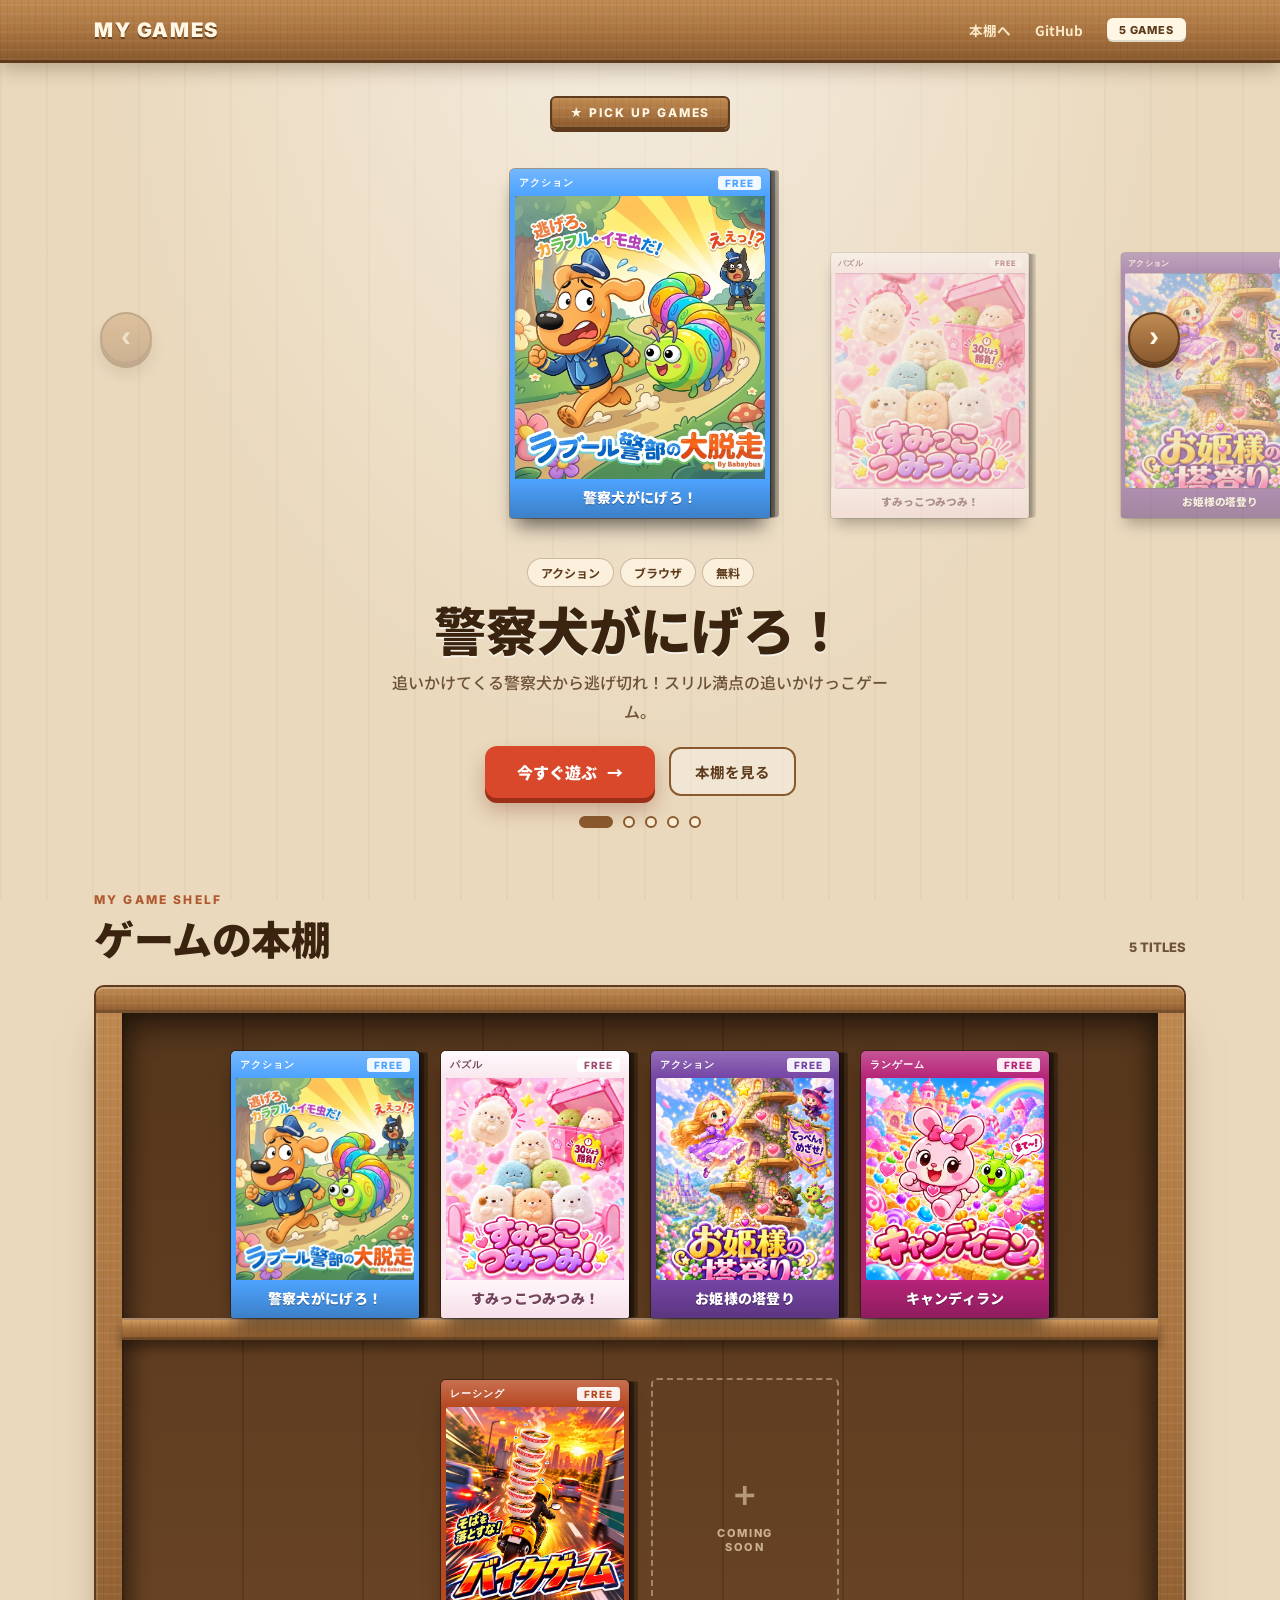
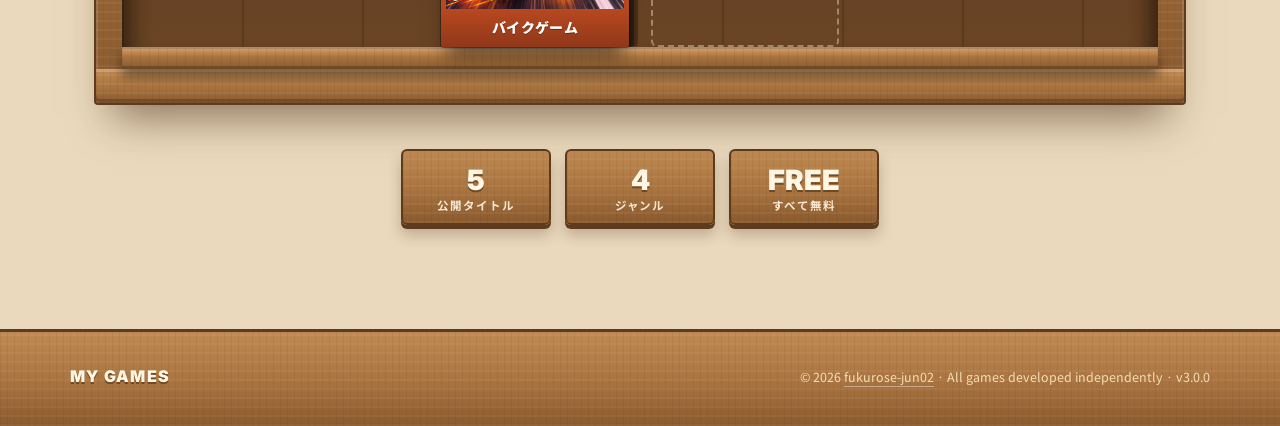
<file: index.html>
<!DOCTYPE html>
<html lang="ja">
<head>
<script>/* github.io で開かれたときは Cloudflare の同じページへ移動 */ if (location.hostname === "fukurose-jun02.github.io") location.replace("https://my-games.fukuchan-app.workers.dev" + location.pathname.replace(/^\/my-games/, "") + location.search + location.hash);</script>
  <meta charset="UTF-8" />
  <meta name="viewport" content="width=device-width, initial-scale=1.0" />
  <title>My Games — 個人開発ゲームスタジオ</title>
  <meta name="description" content="個人開発のブラウザゲームを集めたポートフォリオ。アクションからパズルまで、すべて無料ですぐ遊べます。" />

  <!-- OGP / SNSシェア用 -->
  <meta property="og:type" content="website" />
  <meta property="og:title" content="My Games — 個人開発ゲームスタジオ" />
  <meta property="og:description" content="アクションからパズルまで。ブラウザですぐ遊べる個人開発ゲームコレクション。" />
  <meta property="og:url" content="https://fukurose-jun02.github.io/my-games/" />
  <meta property="og:image" content="https://fukurose-jun02.github.io/my-games/IMG_6677.png" />
  <meta name="twitter:card" content="summary_large_image" />

  <!-- サイトのアイコン（タブ・ホーム画面追加用） -->
  <link rel="icon" type="image/png" sizes="32x32" href="icon-32.png" />
  <link rel="icon" type="image/png" sizes="192x192" href="icon-192.png" />
  <link rel="apple-touch-icon" sizes="180x180" href="apple-touch-icon.png" />

  <link rel="preconnect" href="https://fonts.googleapis.com" />
  <link rel="preconnect" href="https://fonts.gstatic.com" crossorigin />
  <link href="https://fonts.googleapis.com/css2?family=Inter:wght@600;800;900&family=Noto+Sans+JP:wght@400;500;700;900&display=swap" rel="stylesheet" />

  <style>
    :root {
      --wall: #ead9bd;
      --wall-2: #dfcaa6;
      --wood-1: #c08a52;
      --wood-2: #a8733f;
      --wood-3: #8a5a2e;
      --wood-dark: #5e3b1c;
      --back: #6a4425;
      --back-2: #55361c;
      --ink: #3a2410;
      --ink-2: #6d5236;
      --cream: #fff6e3;
      --font-en: "Inter", -apple-system, BlinkMacSystemFont, sans-serif;
      --font-jp: "Noto Sans JP", "Hiragino Sans", sans-serif;
      --box-w: 188px;
    }

    * { box-sizing: border-box; margin: 0; padding: 0; }
    html { scroll-behavior: smooth; }

    body {
      font-family: var(--font-jp);
      color: var(--ink);
      min-height: 100vh;
      overflow-x: hidden;
      -webkit-font-smoothing: antialiased;
      /* 壁紙: やわらかい縦ストライプ + ほんのり陰影 */
      background:
        radial-gradient(ellipse at 50% -10%, rgba(255,255,255,0.55), transparent 60%),
        repeating-linear-gradient(90deg, rgba(120,84,40,0.045) 0 2px, transparent 2px 46px),
        var(--wall);
      background-attachment: fixed;
    }

    ::selection { background: rgba(192, 138, 82, 0.4); }
    a { color: inherit; text-decoration: none; }

    /* 木目（共通） */
    .wood {
      background:
        repeating-linear-gradient(90deg, rgba(60,32,10,0.07) 0 1px, transparent 1px 7px),
        repeating-linear-gradient(0deg, rgba(255,255,255,0.05) 0 2px, transparent 2px 9px),
        linear-gradient(180deg, var(--wood-1), var(--wood-2) 55%, var(--wood-3));
    }

    /* =========================================================
       Navigation
       ========================================================= */
    nav {
      position: fixed; top: 0; left: 0; right: 0; z-index: 1000;
      border-bottom: 3px solid var(--wood-dark);
      box-shadow: 0 6px 18px rgba(60,32,10,0.28);
    }
    .nav-inner {
      max-width: 1140px; margin: 0 auto; padding: 0 24px; height: 60px;
      display: flex; align-items: center; justify-content: space-between;
    }
    .logo {
      font-family: var(--font-en); font-size: 20px; font-weight: 900; letter-spacing: 0.08em;
      color: var(--cream); text-shadow: 0 2px 0 rgba(60,32,10,0.55);
    }
    .nav-links { display: flex; align-items: center; gap: 24px; font-size: 13.5px; font-weight: 700; color: #fbe9c8; }
    .nav-links a { transition: color 0.2s; }
    .nav-links a:hover { color: #fff; }
    .nav-badge {
      font-family: var(--font-en); font-size: 11px; font-weight: 800; letter-spacing: 0.08em;
      padding: 5px 12px; border-radius: 6px; background: var(--cream); color: var(--wood-dark);
      box-shadow: inset 0 -2px 0 rgba(0,0,0,0.12);
    }

    /* =========================================================
       Top carousel
       ========================================================= */
    .stage { width: 100%; margin: 0 auto; padding: 96px 0 8px; text-align: center; overflow: hidden; }
    .stage-sign {
      display: inline-block; font-family: var(--font-en); font-size: 12px; font-weight: 800; letter-spacing: 0.16em;
      color: var(--cream); padding: 7px 18px; border-radius: 6px; margin-bottom: 6px;
      border: 2px solid var(--wood-dark); box-shadow: 0 3px 0 var(--wood-dark);
    }
    .carousel { position: relative; outline: none; }
    .car-viewport { overflow: hidden; padding: 34px 0 40px; touch-action: pan-y; cursor: grab; user-select: none; -webkit-user-select: none; }
    .car-viewport.dragging { cursor: grabbing; }
    .car-track { position: relative; display: flex; align-items: flex-end; gap: 30px; width: max-content; transition: transform 0.5s cubic-bezier(0.2, 0.8, 0.25, 1); will-change: transform; }
    .car-track.no-anim { transition: none; }
    .slide { flex: 0 0 auto; transform: scale(0.76); opacity: 0.5; transform-origin: 50% 100%; transition: transform 0.5s cubic-bezier(0.2, 0.8, 0.25, 1), opacity 0.4s; cursor: pointer; }
    .slide.active { transform: scale(1); opacity: 1; }
    .slide .box { --bw: min(260px, 62vw); }
    .slide .box:hover { transform: none; }
    .slide:not(.active) .box-peek { display: none; }
    .slide img, .slide .box * { -webkit-user-drag: none; }

    .car-btn {
      position: absolute; top: 42%; z-index: 10; width: 52px; height: 52px; border-radius: 50%; cursor: pointer;
      border: 2px solid var(--wood-dark); color: var(--cream); font-size: 30px; line-height: 1; font-weight: 700; padding-bottom: 4px;
      background: linear-gradient(180deg, var(--wood-1), var(--wood-3));
      box-shadow: 0 4px 0 var(--wood-dark), 0 10px 16px rgba(60,32,10,0.3);
      transition: transform 0.15s, opacity 0.2s, box-shadow 0.15s;
    }
    .car-btn:hover:not(:disabled) { transform: translateY(-2px); }
    .car-btn:active:not(:disabled) { transform: translateY(3px); box-shadow: 0 1px 0 var(--wood-dark); }
    .car-btn:disabled { opacity: 0.3; cursor: default; }
    .car-btn:focus-visible { outline: 3px solid #ffd76a; outline-offset: 3px; }
    .car-btn.prev { left: max(14px, calc(50% - 540px)); }
    .car-btn.next { right: max(14px, calc(50% - 540px)); }

    .car-info { padding: 0 24px; min-height: 190px; }
    .car-info-inner { animation: infoIn 0.4s ease both; }
    @keyframes infoIn { from { opacity: 0; transform: translateY(10px); } to { opacity: 1; transform: none; } }
    .hero-title {
      font-size: clamp(30px, 5vw, 52px); font-weight: 900; line-height: 1.15; letter-spacing: -0.01em;
      margin: 12px 0 10px; text-shadow: 0 2px 0 rgba(255,255,255,0.6);
    }
    .hero-desc { font-size: clamp(14px, 1.5vw, 16px); color: var(--ink-2); max-width: 520px; margin: 0 auto 20px; line-height: 1.8; font-weight: 500; }
    .hero-actions { display: flex; align-items: center; justify-content: center; gap: 14px; flex-wrap: wrap; }
    .btn-primary {
      display: inline-flex; align-items: center; gap: 10px; background: #d9482b; color: #fff;
      font-size: 16px; font-weight: 900; padding: 14px 32px; border-radius: 12px;
      box-shadow: 0 5px 0 #9c2f18, 0 12px 20px rgba(120,40,20,0.3);
      transition: transform 0.15s, box-shadow 0.15s;
    }
    .btn-primary:hover { transform: translateY(-2px); box-shadow: 0 7px 0 #9c2f18, 0 16px 24px rgba(120,40,20,0.32); }
    .btn-primary:active { transform: translateY(4px); box-shadow: 0 1px 0 #9c2f18; }
    .btn-ghost {
      display: inline-flex; align-items: center; gap: 8px; font-size: 14.5px; font-weight: 700;
      padding: 12px 24px; border-radius: 12px; border: 2px solid var(--wood-3); color: var(--wood-dark);
      background: rgba(255,255,255,0.35); transition: background 0.2s;
    }
    .btn-ghost:hover { background: rgba(255,255,255,0.7); }
    .chip { display: inline-block; font-size: 12px; font-weight: 700; color: var(--wood-dark); background: rgba(255,246,227,0.8); border: 1px solid rgba(94,59,28,0.3); padding: 5px 13px; border-radius: 999px; margin: 0 3px; }

    .dots { display: flex; justify-content: center; gap: 10px; margin-top: 18px; }
    .dot {
      width: 12px; height: 12px; padding: 0; border-radius: 999px; cursor: pointer; border: 2px solid var(--wood-3);
      background: rgba(255,246,227,0.7); transition: width 0.3s, background 0.3s;
    }
    .dot.active { width: 34px; background: var(--wood-3); }
    .dot:focus-visible { outline: 3px solid #ffd76a; outline-offset: 3px; }

    /* =========================================================
       Bookcase
       ========================================================= */
    .section { max-width: 1140px; margin: 0 auto; padding: 56px 24px 24px; }
    .section-head { display: flex; align-items: flex-end; justify-content: space-between; margin-bottom: 24px; }
    .section-eyebrow { font-family: var(--font-en); font-size: 12px; font-weight: 800; letter-spacing: 0.18em; color: #b0592f; margin-bottom: 8px; }
    .section-title { font-size: clamp(26px, 4vw, 40px); font-weight: 900; letter-spacing: -0.01em; line-height: 1.15; }
    .section-count { font-family: var(--font-en); font-size: 13px; font-weight: 800; color: var(--ink-2); padding-bottom: 6px; }

    .bookcase {
      position: relative; padding: 0 26px 22px; border-radius: 10px 10px 4px 4px;
      border: 2px solid var(--wood-dark);
      box-shadow: 0 30px 40px -18px rgba(60,32,10,0.55), inset 0 0 0 2px rgba(255,255,255,0.12);
    }
    /* 天板 */
    .bookcase-top {
      margin: 0 -26px; height: 26px; border-radius: 8px 8px 0 0;
      box-shadow: inset 0 -3px 0 rgba(0,0,0,0.18), inset 0 2px 0 rgba(255,255,255,0.25);
    }
    /* 背板（奥の板） */
    .bookcase-inner {
      position: relative;
      background:
        repeating-linear-gradient(90deg, rgba(0,0,0,0.14) 0 2px, transparent 2px 120px),
        linear-gradient(180deg, var(--back-2), var(--back));
      box-shadow: inset 0 18px 26px rgba(0,0,0,0.38), inset 12px 0 18px rgba(0,0,0,0.25), inset -12px 0 18px rgba(0,0,0,0.25);
    }
    .shelf-row { position: relative; display: flex; align-items: flex-end; justify-content: center; gap: 22px; padding: 38px 18px 0; min-height: 120px; }
    .shelf-board {
      height: 22px; width: 100%;
      background:
        repeating-linear-gradient(90deg, rgba(60,32,10,0.08) 0 1px, transparent 1px 9px),
        linear-gradient(180deg, #d09a60, var(--wood-2) 40%, var(--wood-3));
      border-top: 2px solid rgba(255,255,255,0.28);
      box-shadow: 0 8px 12px rgba(0,0,0,0.4), inset 0 -3px 0 rgba(0,0,0,0.2);
    }
    .bookcase-base { margin: 0 -26px -22px; height: 34px; border-radius: 0 0 4px 4px; box-shadow: inset 0 3px 0 rgba(255,255,255,0.2), inset 0 -4px 0 rgba(0,0,0,0.2); }

    /* =========================================================
       Game package box
       ========================================================= */
    .box {
      --bw: var(--box-w);
      position: relative; display: block; width: var(--bw); flex: 0 0 auto;
      color: #fff; background: var(--c, #4da3ff);
      border-radius: 5px 5px 3px 3px;
      transform-origin: 50% 100%;
      box-shadow: 0 0 0 1px rgba(0,0,0,0.35), 6px 0 0 -1px rgba(0,0,0,0.28), 0 14px 18px -6px rgba(0,0,0,0.55);
      transition: transform 0.35s cubic-bezier(0.2, 0.8, 0.25, 1.15), box-shadow 0.35s;
      outline-offset: 6px;
    }
    /* 箱の右側面（厚み） */
    .box::after {
      content: ""; position: absolute; top: 2px; bottom: 0; left: 100%; width: 9px;
      background: linear-gradient(90deg, rgba(0,0,0,0.5), rgba(0,0,0,0.25));
      border-radius: 0 3px 3px 0; transform: skewY(-6deg); transform-origin: left top; pointer-events: none;
    }
    .box-top {
      display: flex; justify-content: space-between; align-items: center; gap: 6px;
      padding: 7px 9px 6px; font-family: var(--font-en); font-size: 10px; font-weight: 800; letter-spacing: 0.1em;
      background: linear-gradient(180deg, rgba(255,255,255,0.22), rgba(255,255,255,0)), var(--c);
      border-radius: 5px 5px 0 0;
    }
    .box-top span:last-child { background: rgba(255,255,255,0.92); color: var(--c); padding: 1px 7px; border-radius: 3px; }
    .box-art { position: relative; aspect-ratio: 3 / 3.4; overflow: hidden; background: #222; margin: 0 5px; border-radius: 2px; box-shadow: inset 0 0 0 1px rgba(0,0,0,0.4); }
    .box-art-img { position: absolute; inset: 0; background-size: cover; background-position: center; }
    .box-art-blur { position: absolute; inset: 0; background-size: cover; background-position: center; filter: blur(14px) brightness(0.8) saturate(1.2); transform: scale(1.2); }
    .box-art-img.is-contain { background-size: contain; background-repeat: no-repeat; }
    .box-art-emoji { position: absolute; inset: 0; display: flex; align-items: center; justify-content: center; font-size: 72px; filter: drop-shadow(0 8px 10px rgba(0,0,0,0.35)); }
    /* 透明フィルムのツヤ */
    .box-art::after { content: ""; position: absolute; inset: 0; background: linear-gradient(115deg, rgba(255,255,255,0.28) 0%, rgba(255,255,255,0) 32%, rgba(255,255,255,0) 68%, rgba(255,255,255,0.1) 100%); pointer-events: none; }
    .box-title {
      padding: 9px 8px 11px; text-align: center; font-weight: 900; font-size: 14px; line-height: 1.3; letter-spacing: 0.02em;
      text-shadow: 0 1px 0 rgba(0,0,0,0.35);
      background: linear-gradient(180deg, rgba(0,0,0,0), rgba(0,0,0,0.22)), var(--c);
      border-radius: 0 0 3px 3px;
    }
    .box.blush { color: #74445d; }
    .box.blush .box-top { background: linear-gradient(180deg, #fffafd, #fae8ef); }
    .box.blush .box-top span:last-child { color: #9d4d72; }
    .box.blush .box-art-img { transform: scale(1.045); }
    .box.blush .box-title { background: linear-gradient(180deg, #fff6fa, #f6dfe9); text-shadow: 0 1px 0 #fff; }

    /* ホバー時の説明オーバーレイ */
    .box-peek {
      position: absolute; inset: 0; display: flex; flex-direction: column; justify-content: flex-end; gap: 8px;
      padding: 10px; font-size: 11.5px; line-height: 1.6; font-weight: 500; color: #fff;
      background: linear-gradient(180deg, rgba(20,10,0,0) 20%, rgba(20,10,0,0.88));
      opacity: 0; transition: opacity 0.25s; z-index: 2;
    }
    .box-peek b { display: inline-block; align-self: flex-start; background: #fff; color: var(--c); padding: 3px 11px; border-radius: 999px; font-size: 11.5px; font-weight: 900; }
    @media (hover: hover) {
      .box:hover { transform: translateY(-16px) rotate(-2.5deg) scale(1.03); box-shadow: 0 0 0 1px rgba(0,0,0,0.35), 6px 0 0 -1px rgba(0,0,0,0.28), 0 30px 26px -10px rgba(0,0,0,0.6); z-index: 6; }
      .box:hover .box-peek { opacity: 1; }
    }
    .box:focus-visible { outline: 3px solid #ffd76a; }
    .box:focus-visible .box-peek { opacity: 1; }
    .box.soon { pointer-events: none; filter: grayscale(0.8) brightness(0.9); }

    /* 近日公開（空きスロット） */
    .slot-empty {
      width: var(--box-w); flex: 0 0 auto; aspect-ratio: 3 / 4.3; margin-bottom: 0; border-radius: 6px;
      border: 2px dashed rgba(255,235,200,0.4); display: flex; flex-direction: column; align-items: center; justify-content: center; gap: 8px;
      color: rgba(255,235,200,0.65); font-family: var(--font-en); font-size: 11px; font-weight: 800; letter-spacing: 0.14em; text-align: center;
    }
    .slot-empty span:first-child { font-size: 34px; opacity: 0.8; }

    /* 棚に置く小さな飾り板（件数など） */
    .plates { display: flex; justify-content: center; gap: 14px; margin-top: 44px; flex-wrap: wrap; }
    .plate {
      min-width: 150px; text-align: center; padding: 12px 22px 10px; border-radius: 6px; color: var(--cream);
      border: 2px solid var(--wood-dark); box-shadow: 0 4px 0 var(--wood-dark), 0 10px 14px rgba(60,32,10,0.25);
    }
    .plate-num { font-family: var(--font-en); font-size: 28px; font-weight: 900; text-shadow: 0 2px 0 rgba(0,0,0,0.35); }
    .plate-label { font-size: 11.5px; font-weight: 700; letter-spacing: 0.08em; opacity: 0.9; }

    /* =========================================================
       CTA / Footer
       ========================================================= */
    footer { margin-top: 80px; padding: 34px 24px 40px; border-top: 3px solid var(--wood-dark); }
    .footer-inner { max-width: 1140px; margin: 0 auto; display: flex; align-items: center; justify-content: space-between; gap: 16px; flex-wrap: wrap; }
    .footer-logo { font-family: var(--font-en); font-weight: 900; font-size: 16px; letter-spacing: 0.08em; color: var(--cream); text-shadow: 0 2px 0 rgba(60,32,10,0.5); }
    .footer-note { font-size: 12.5px; color: #f3dcb4; }
    .footer-note a { border-bottom: 1px solid rgba(255,255,255,0.4); }
    .footer-note a:hover { color: #fff; }

    /* 登場アニメーション */
    .reveal { opacity: 0; transform: translateY(26px); transition: opacity 0.6s ease, transform 0.6s cubic-bezier(0.2, 0.8, 0.25, 1); }
    .reveal.visible { opacity: 1; transform: none; }
    .box.reveal.visible { transition: transform 0.35s cubic-bezier(0.2, 0.8, 0.25, 1.15), box-shadow 0.35s, opacity 0.6s; }

    @media (prefers-reduced-motion: reduce) {
      .reveal { opacity: 1; transform: none; transition: none; }
      .box { transition: none; }
    }

    @media (max-width: 640px) {
      :root { --box-w: 138px; }
      .nav-links .nav-link-text { display: none; }
      .car-btn { width: 42px; height: 42px; font-size: 24px; top: 38%; }
      .car-btn.prev { left: 6px; } .car-btn.next { right: 6px; }
      .car-viewport { padding: 24px 0 30px; }
      .car-track { gap: 18px; }
      .stage { padding-top: 84px; }
      .bookcase { padding: 0 12px 18px; }
      .bookcase-top, .bookcase-base { margin-left: -12px; margin-right: -12px; }
      .shelf-row { gap: 16px; padding: 30px 6px 0; }
      .box-top { font-size: 9px; padding: 6px 7px 5px; }
      .box-title { font-size: 12px; padding: 7px 6px 9px; }
      .box-art-emoji { font-size: 54px; }
      .section { padding: 44px 16px 16px; }
      .plate { min-width: 0; flex: 1; padding: 10px 12px 8px; }
    }
  </style>
</head>
<body>

<nav class="wood">
  <div class="nav-inner">
    <a class="logo" href="#top">MY GAMES</a>
    <div class="nav-links">
      <a class="nav-link-text" href="#games">本棚へ</a>
      <a href="https://github.com/fukurose-jun02" target="_blank" rel="noopener">GitHub</a>
      <span class="nav-badge" id="nav-count"></span>
    </div>
  </div>
</nav>

<main id="top">
  <section class="stage" id="stage">
    <div class="stage-sign wood">★ PICK UP GAMES</div>
    <div class="carousel" id="carousel" tabindex="0" role="group" aria-roledescription="carousel" aria-label="ゲーム一覧">
      <div class="car-viewport" id="viewport"><div class="car-track" id="track"></div></div>
      <button class="car-btn prev" id="prev" type="button" aria-label="前のゲーム">‹</button>
      <button class="car-btn next" id="next" type="button" aria-label="次のゲーム">›</button>
    </div>
    <div class="car-info" id="info" aria-live="polite"></div>
    <div class="dots" id="dots" role="tablist" aria-label="ゲームを選ぶ"></div>
  </section>

  <section class="section" id="games">
    <div class="section-head reveal">
      <div>
        <div class="section-eyebrow">MY GAME SHELF</div>
        <h2 class="section-title">ゲームの本棚</h2>
      </div>
      <div class="section-count" id="game-count"></div>
    </div>
    <div class="bookcase wood">
      <div class="bookcase-top wood"></div>
      <div class="bookcase-inner" id="shelves"></div>
      <div class="bookcase-base wood"></div>
    </div>
    <div class="plates" id="stats"></div>
  </section>

</main>

<footer class="wood">
  <div class="footer-inner">
    <div class="footer-logo">MY GAMES</div>
    <div class="footer-note">
      &copy; 2026 <a href="https://github.com/fukurose-jun02" target="_blank" rel="noopener">fukurose-jun02</a> · All games developed independently · v3.0.0
    </div>
  </div>
</footer>

<script>
/* =============================================================
   ゲームデータ — ここを編集してゲームを追加・変更してください
   =============================================================
   title       : ゲーム名
   genre       : ジャンル
   description : 説明文
   iconEmoji   : カードに表示する絵文字
   heroImage   : バナー背景画像（あればグラデーションより優先）
   gradient    : カードバナーの背景グラデーション
   accent      : テーマカラー（ボタン・タグ・ホバー光に使用）
   platform    : 対応プラットフォーム
   url         : ゲームのURL（空文字 → 「近日公開」）
   featured    : true → ページ最上部のヒーローに表示（最初の1件のみ）
*/
const GAMES = [
  {
    title: "警察犬がにげろ！",
    genre: "アクション",
    description: "追いかけてくる警察犬から逃げ切れ！スリル満点の追いかけっこゲーム。",
    iconEmoji: "🐕",
    heroImage: "IMG_6677.png",
    gradient: "linear-gradient(135deg, #16324f, #2980b9)",
    accent: "#4da3ff",
    platform: "ブラウザ",
    url: "caterpillar-game/",
    featured: true,
  },
  {
    title: "すみっこつみつみ！",
    genre: "パズル",
    description: "すみっこのキャラたちを積み上げていく、ほっこり可愛いパズルゲーム。",
    iconEmoji: "🧸",
    heroImage: "screenshots/sumikko-package-v3.jpg",
    gradient: "linear-gradient(135deg, #fffafd, #fae8ef)",
    accent: "#fae8ef",
    frameStyle: "blush",
    platform: "ブラウザ",
    url: "sumikko/",
    featured: false,
  },
  {
    title: "お姫様の塔登り",
    genre: "アクション",
    description: "お姫様を操作して高い塔を登り切れ！障害物を避けながら頂上を目指そう。",
    iconEmoji: "👸",
    heroImage: "screenshots/princess-package-v3.jpg",
    gradient: "linear-gradient(135deg, #64318f, #a966c3)",
    accent: "#7545a4",
    platform: "ブラウザ",
    url: "princess-tower/",
    featured: false,
  },
  {
    title: "キャンディラン",
    genre: "ランゲーム",
    description: "甘い世界を駆け抜けろ！キャンディを集めながら障害物を避けるランゲーム。",
    iconEmoji: "🍬",
    heroImage: "screenshots/candy-package-v3.jpg",
    gradient: "linear-gradient(135deg, #a5216d, #eb65a8)",
    accent: "#b62478",
    platform: "ブラウザ",
    url: "candy-run/",
    featured: false,
  },
  {
    title: "バイクゲーム",
    genre: "レーシング",
    description: "バイクを操って障害物をかわしながら走り続けろ！スピード感抜群のレーシングゲーム。",
    iconEmoji: "🏍️",
    heroImage: "screenshots/bike-package-v3.jpg",
    gradient: "linear-gradient(135deg, #9f2e17, #f28238)",
    accent: "#b84820",
    platform: "ブラウザ",
    url: "bike-game/",
    featured: false,
  },
];

/* =============================================================
   以下は描画ロジックです。通常は編集不要です。
   ============================================================= */

const esc = (s) => String(s).replace(/[&<>"']/g, (c) =>
  ({ "&": "&amp;", "<": "&lt;", ">": "&gt;", '"': "&quot;", "'": "&#39;" }[c]));

/* ゲームのパッケージ箱 */
function boxHTML(g, i, slide) {
  const art = g.heroImage
    ? (g.fit === "contain"
        ? `<div class="box-art-blur" style="background-image:url('${esc(g.heroImage)}')"></div>
           <div class="box-art-img is-contain" style="background-image:url('${esc(g.heroImage)}')"></div>`
        : `<div class="box-art-img" style="background-image:url('${esc(g.heroImage)}')"></div>`)
    : `<div class="box-art-img" style="background:${g.gradient}"></div>
       <div class="box-art-emoji">${g.iconEmoji || "🎮"}</div>`;
  const tag = g.url && !slide ? "a" : "div";
  const href = g.url && !slide ? ` href="${esc(g.url)}" target="_blank" rel="noopener"` : "";
  return `
    <${tag} class="box${g.frameStyle ? ` ${esc(g.frameStyle)}` : ""}${slide ? "" : " reveal"}${g.url ? "" : " soon"}"${href} style="--c:${g.accent}; transition-delay:${(i % 4) * 0.07}s" aria-label="${esc(g.title)}">
      <div class="box-top"><span>${esc(g.genre)}</span><span>FREE</span></div>
      <div class="box-art">${art}
        <div class="box-peek"><span>${esc(g.description)}</span><b>${g.url ? "▶ PLAY" : "近日公開"}</b></div>
      </div>
      <div class="box-title">${esc(g.title)}</div>
    </${tag}>`;
}

/* トップのカルーセル（自動再生なし。スワイプ・左右ボタン・キー・ドットで切り替え） */
function renderCarousel(games, startIndex) {
  const track = document.getElementById("track");
  const viewport = document.getElementById("viewport");
  const carousel = document.getElementById("carousel");
  const info = document.getElementById("info");
  const dots = document.getElementById("dots");
  const prev = document.getElementById("prev");
  const next = document.getElementById("next");
  let idx = startIndex, dragging = false, moved = false, startX = 0, baseX = 0, pointerId = null;

  track.innerHTML = games.map((g, i) => `<div class="slide" data-i="${i}">${boxHTML(g, i, true)}</div>`).join("");
  dots.innerHTML = games.map((g, i) => `<button class="dot" type="button" role="tab" data-i="${i}" aria-label="${esc(g.title)}"></button>`).join("");
  const slides = [...track.children];
  const dotEls = [...dots.children];

  const offsetFor = (i) => viewport.clientWidth / 2 - (slides[i].offsetLeft + slides[i].offsetWidth / 2);

  function renderInfo() {
    const g = games[idx];
    info.innerHTML = `
      <div class="car-info-inner" key="${idx}">
        <span class="chip">${esc(g.genre)}</span><span class="chip">${esc(g.platform)}</span><span class="chip">無料</span>
        <h1 class="hero-title">${esc(g.title)}</h1>
        <p class="hero-desc">${esc(g.description)}</p>
        <div class="hero-actions">
          ${g.url
            ? `<a class="btn-primary" href="${esc(g.url)}" target="_blank" rel="noopener">今すぐ遊ぶ <span class="arrow">→</span></a>`
            : `<span class="btn-ghost">近日公開</span>`}
          <a class="btn-ghost" href="#games">本棚を見る</a>
        </div>
      </div>`;
  }

  function go(i, animate = true, updateInfo = true) {
    const changed = i !== idx;
    idx = Math.max(0, Math.min(games.length - 1, i));
    track.classList.toggle("no-anim", !animate);
    track.style.transform = `translateX(${offsetFor(idx)}px)`;
    slides.forEach((el, n) => el.classList.toggle("active", n === idx));
    dotEls.forEach((el, n) => { el.classList.toggle("active", n === idx); el.setAttribute("aria-selected", n === idx); });
    prev.disabled = idx === 0;
    next.disabled = idx === games.length - 1;
    if (updateInfo && (changed || !info.firstChild)) renderInfo();
  }

  prev.addEventListener("click", () => go(idx - 1));
  next.addEventListener("click", () => go(idx + 1));
  dots.addEventListener("click", (e) => { const d = e.target.closest(".dot"); if (d) go(+d.dataset.i); });
  carousel.addEventListener("keydown", (e) => {
    if (e.key === "ArrowLeft") { go(idx - 1); e.preventDefault(); }
    if (e.key === "ArrowRight") { go(idx + 1); e.preventDefault(); }
  });

  /* スワイプ / ドラッグ */
  viewport.addEventListener("pointerdown", (e) => {
    if (e.pointerType === "mouse" && e.button !== 0) return;
    dragging = true; moved = false; startX = e.clientX; pointerId = e.pointerId;
    baseX = offsetFor(idx);
  });
  viewport.addEventListener("pointermove", (e) => {
    if (!dragging) return;
    const dx = e.clientX - startX;
    if (!moved && Math.abs(dx) > 6) {
      moved = true;
      viewport.classList.add("dragging");
      track.classList.add("no-anim");
      try { viewport.setPointerCapture(pointerId); } catch (_) {}
    }
    if (moved) {
      /* 端では引っ張りを重くする */
      const over = (idx === 0 && dx > 0) || (idx === games.length - 1 && dx < 0);
      track.style.transform = `translateX(${baseX + (over ? dx * 0.3 : dx)}px)`;
    }
  });
  const endDrag = (e) => {
    if (!dragging) return;
    dragging = false;
    viewport.classList.remove("dragging");
    if (!moved) return;
    const dx = e.clientX - startX;
    const thr = Math.max(40, slides[idx].offsetWidth * 0.18);
    track.classList.remove("no-anim");
    go(dx < -thr ? idx + 1 : dx > thr ? idx - 1 : idx);
    setTimeout(() => { moved = false; }, 0);
  };
  viewport.addEventListener("pointerup", endDrag);
  viewport.addEventListener("pointercancel", endDrag);

  /* スライドのクリック: 横の箱は中央へ、中央の箱はゲームを開く */
  track.addEventListener("click", (e) => {
    if (moved) return;
    const el = e.target.closest(".slide");
    if (!el) return;
    const i = +el.dataset.i;
    if (i !== idx) go(i);
    else if (games[i].url) window.open(games[i].url, "_blank", "noopener");
  });

  addEventListener("resize", () => go(idx, false, false));
  go(idx, false);
  /* フォント読み込み後に位置を合わせ直す */
  if (document.fonts && document.fonts.ready) document.fonts.ready.then(() => go(idx, false, false));
}

/* 棚の1段あたりの箱の数を、画面幅から計算して段に分ける */
let lastPerRow = 0;
function renderShelves(games, force) {
  const inner = document.getElementById("shelves");
  const boxW = parseFloat(getComputedStyle(document.documentElement).getPropertyValue("--box-w")) || 188;
  const gap = innerWidth <= 640 ? 16 : 22;
  const avail = inner.clientWidth - (innerWidth <= 640 ? 12 : 36);
  const perRow = Math.max(1, Math.floor((avail + gap) / (boxW + gap)));
  if (!force && perRow === lastPerRow) return;
  lastPerRow = perRow;

  const items = games.map((g, i) => boxHTML(g, i));
  items.push(`<div class="slot-empty reveal"><span>＋</span><span>COMING<br>SOON</span></div>`);
  let html = "";
  for (let i = 0; i < items.length; i += perRow) {
    html += `<div class="shelf-row">${items.slice(i, i + perRow).join("")}</div><div class="shelf-board"></div>`;
  }
  inner.innerHTML = html;
  inner.querySelectorAll(".reveal").forEach(observe);
}

function renderStats(games) {
  const genres = new Set(games.map((g) => g.genre)).size;
  document.getElementById("stats").innerHTML = `
    <div class="plate wood reveal"><div class="plate-num">${games.length}</div><div class="plate-label">公開タイトル</div></div>
    <div class="plate wood reveal" style="transition-delay:.08s"><div class="plate-num">${genres}</div><div class="plate-label">ジャンル</div></div>
    <div class="plate wood reveal" style="transition-delay:.16s"><div class="plate-num">FREE</div><div class="plate-label">すべて無料</div></div>`;
  document.getElementById("game-count").textContent = `${games.length} TITLES`;
  document.getElementById("nav-count").textContent = `${games.length} GAMES`;
}

const io = new IntersectionObserver((entries) => {
  entries.forEach((e) => {
    if (e.isIntersecting) {
      e.target.classList.add("visible");
      io.unobserve(e.target);
    }
  });
}, { threshold: 0.12 });
function observe(el) { io.observe(el); }

renderCarousel(GAMES, Math.max(0, GAMES.findIndex((g) => g.featured)));
renderStats(GAMES);
renderShelves(GAMES, true);
document.querySelectorAll(".reveal").forEach(observe);

let t;
addEventListener("resize", () => { clearTimeout(t); t = setTimeout(() => renderShelves(GAMES), 120); });
</script>
</body>
</html>
</file>
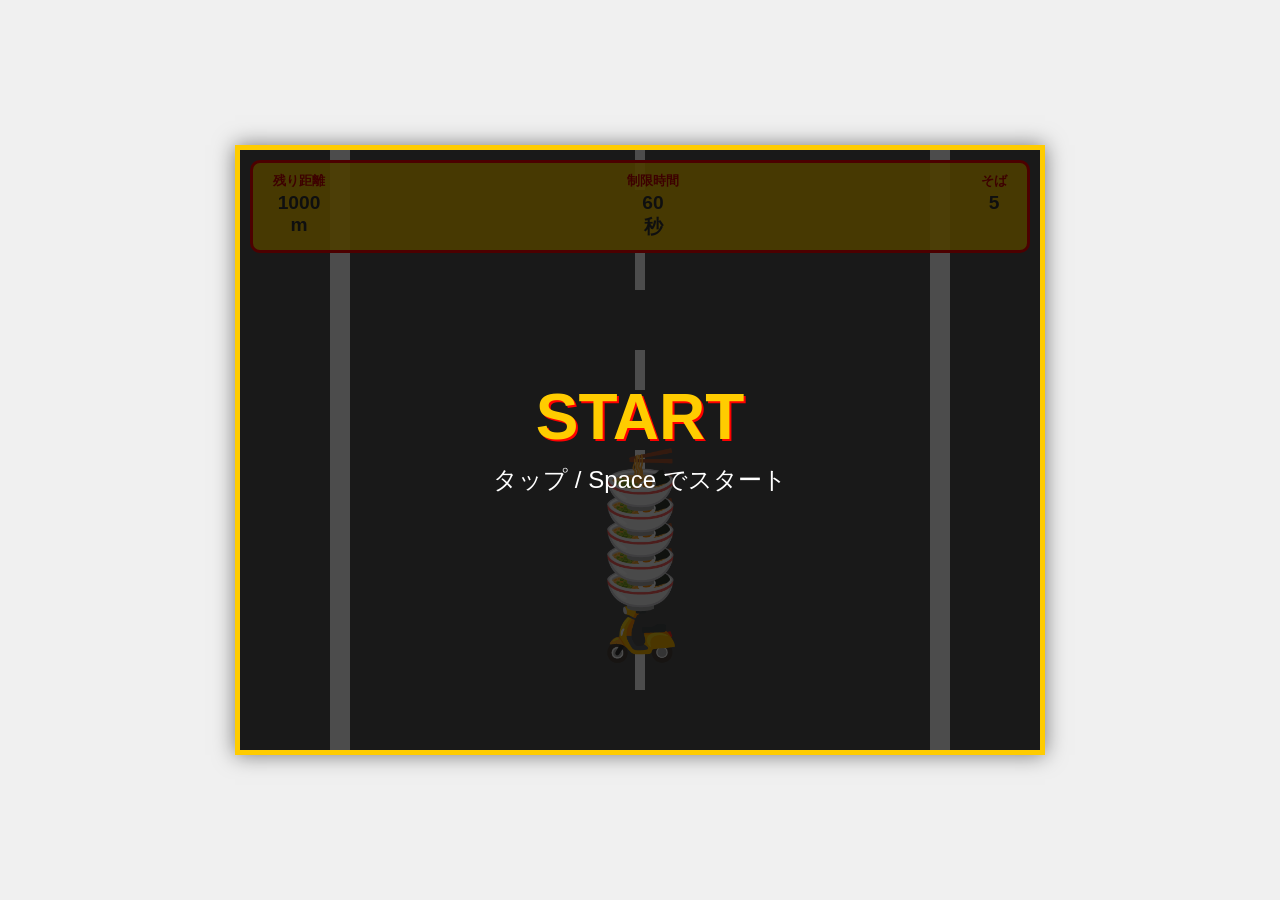
<file: bike-game/index.html>
<!DOCTYPE html>
<html lang="ja">
<head>
<script>/* github.io で開かれたときは Cloudflare の同じページへ移動 */ if (location.hostname === "fukurose-jun02.github.io") location.replace("https://my-games.fukuchan-app.workers.dev" + location.pathname.replace(/^\/my-games/, "") + location.search + location.hash);</script>
    <meta charset="UTF-8">
    <meta name="viewport" content="width=device-width, initial-scale=1.0, maximum-scale=1.0, user-scalable=no">
    <title>デリソバ・リバイバル</title>
    <link rel="stylesheet" href="style.css">
</head>
<body>
    <div id="game-container">
        <div id="hud">
            <div class="hud-item">
                <span class="label">残り距離</span>
                <span id="distance">1000</span> m
            </div>
            <div class="hud-item">
                <span class="label">制限時間</span>
                <span id="time">60</span> 秒
            </div>
            <div class="hud-item">
                <span class="label">そば</span>
                <span id="soba-count">5</span>
            </div>
        </div>
        <canvas id="game-canvas" width="800" height="600"></canvas>
        <div id="message-overlay">
            <h1 id="message-title">START</h1>
            <p id="message-subtitle">タップ / Space でスタート</p>
        </div>
    </div>
    <script src="game.js"></script>
</body>
</html>
</file>
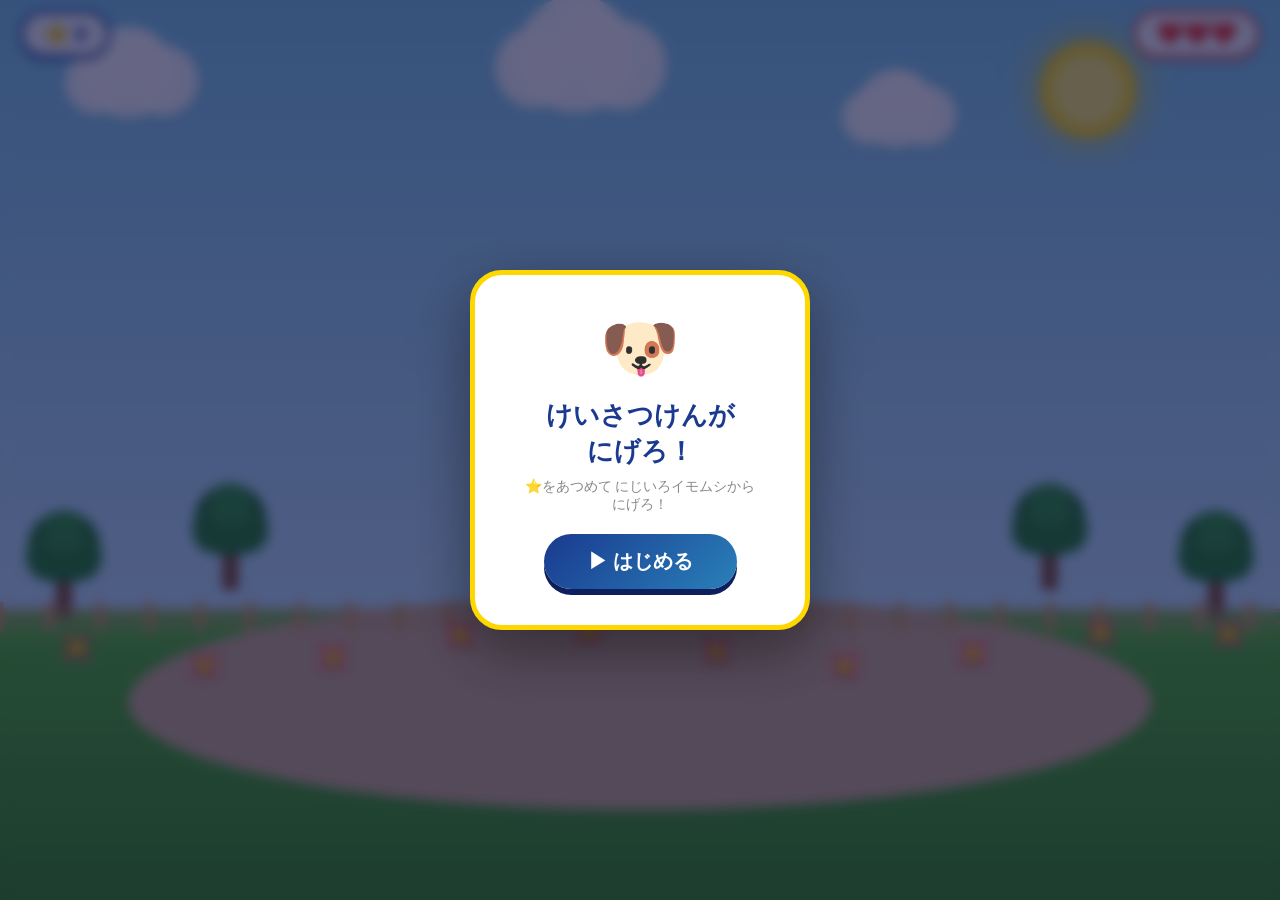
<file: caterpillar-game/index.html>
<!DOCTYPE html>
<html lang="ja">
<head>
<script>/* github.io で開かれたときは Cloudflare の同じページへ移動 */ if (location.hostname === "fukurose-jun02.github.io") location.replace("https://my-games.fukuchan-app.workers.dev" + location.pathname.replace(/^\/my-games/, "") + location.search + location.hash);</script>
<meta charset="UTF-8">
<meta name="viewport" content="width=device-width, initial-scale=1.0, user-scalable=no">
<title>🐶 けいさつけんがにげろ！</title>
<link rel="stylesheet" href="style.css">
</head>
<body>
<div id="ui">
  <div class="score-box">⭐ <span id="scoreDisplay">0</span></div>
  <div class="life-box" id="lifeDisplay">❤️❤️❤️</div>
</div>
<canvas id="gameCanvas"></canvas>
<div id="overlay">
  <div class="panel" id="startPanel">
    <div class="char-preview">🐶</div>
    <h1>けいさつけんが<br>にげろ！</h1>
    <div class="sub">⭐をあつめて にじいろイモムシからにげろ！</div>
    <button class="btn" id="startBtn">▶ はじめる</button>
  </div>
  <div class="panel" id="gameoverPanel" style="display:none">
    <div class="char-preview">🐶💦</div>
    <h1>つかまった！</h1>
    <div class="score-display" id="finalScore">0</div>
    <div class="high-score" id="highScoreDisplay">ベスト: 0</div>
    <button class="btn" id="retryBtn">🔄 もういちど</button>
  </div>
</div>
<script src="game.js"></script>
</body>
</html>
</file>
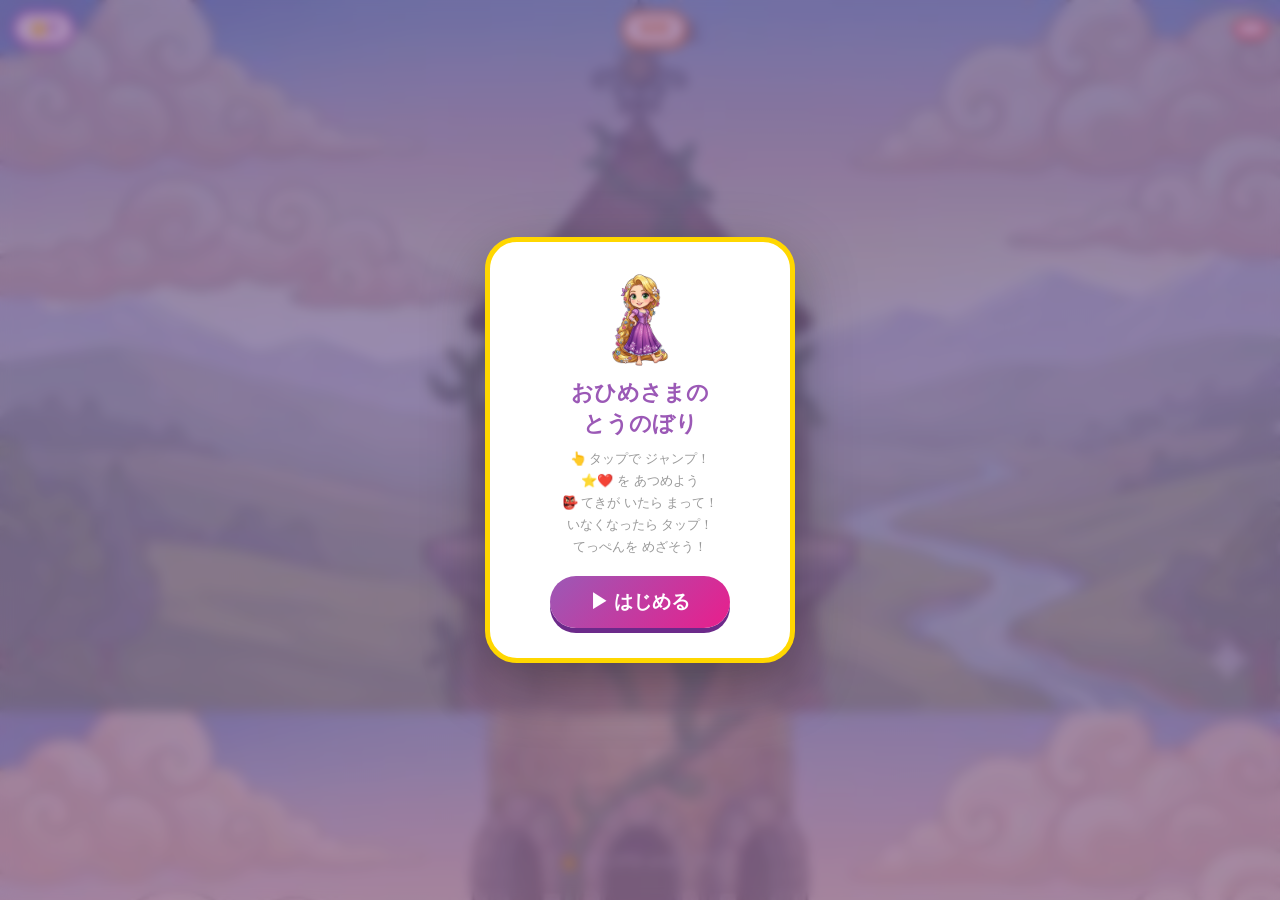
<file: princess-tower/index.html>
<!DOCTYPE html>
<html lang="ja">
<head>
<script>/* github.io で開かれたときは Cloudflare の同じページへ移動 */ if (location.hostname === "fukurose-jun02.github.io") location.replace("https://my-games.fukuchan-app.workers.dev" + location.pathname.replace(/^\/my-games/, "") + location.search + location.hash);</script>
<meta charset="UTF-8">
<meta name="viewport" content="width=device-width, initial-scale=1.0, user-scalable=no">
<title>おひめさまの とうのぼり</title>
<link rel="stylesheet" href="style.css">
</head>
<body>
<div id="ui">
  <div class="ui-box">&#11088;<span id="scoreDisplay">0</span></div>
  <div class="ui-box ui-floor"><span id="floorDisplay">0</span>/<span id="totalFloors">20</span></div>
  <div class="ui-box ui-life"><span id="lifeDisplay"></span></div>
</div>
<canvas id="gameCanvas"></canvas>
<div class="tap-hint">&#128070; タップで ジャンプ！</div>
<div id="overlay">
  <div class="panel" id="startPanel">
    <img class="char-preview" src="images/player.png" alt="princess">
    <h1>おひめさまの<br>とうのぼり</h1>
    <div class="sub">&#128070; タップで ジャンプ！<br>&#11088;&#10084;&#65039; を あつめよう<br>&#128122; てきが いたら まって！<br>いなくなったら タップ！<br>てっぺんを めざそう！</div>
    <button class="btn" id="startBtn">&#9654; はじめる</button>
  </div>
  <div class="panel" id="clearPanel" style="display:none">
    <div class="big-emoji">&#127775;&#127775;&#127775;</div>
    <div class="result-msg" style="color:#e91e8c">クリア！！</div>
    <h1>てっぺんに<br>ついたよ！</h1>
    <div class="result-info">&#11088; <span id="clearScore">0</span>こ あつめた！</div>
    <button class="btn" id="retryBtn">&#128260; もういちど</button>
  </div>
  <div class="panel" id="gameoverPanel" style="display:none">
    <div class="big-emoji">&#128557;</div>
    <div class="result-msg" style="color:#e74c3c">ゲームオーバー</div>
    <h1>つかまっちゃった！</h1>
    <div class="result-info"><span id="goFloor">0</span>かいまで のぼれたよ！<br>&#11088; <span id="goScore">0</span>こ あつめた！</div>
    <button class="btn" id="retryBtn2">&#128260; もういちど</button>
  </div>
</div>
<script src="game.js"></script>
</body>
</html>
</file>
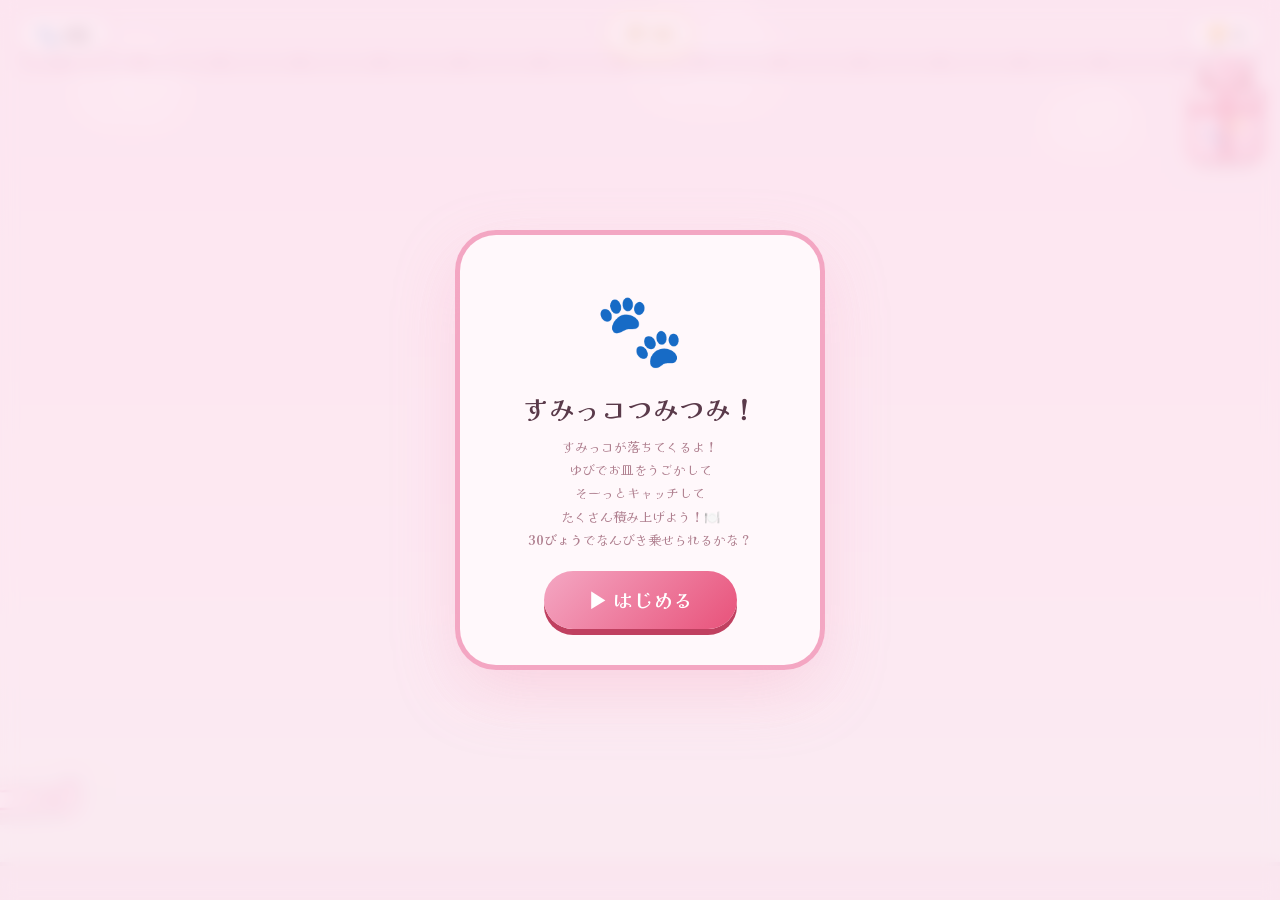
<file: sumikko/index.html>
<!DOCTYPE html>
<html lang="ja">
<head>
<script>/* github.io で開かれたときは Cloudflare の同じページへ移動 */ if (location.hostname === "fukurose-jun02.github.io") location.replace("https://my-games.fukuchan-app.workers.dev" + location.pathname.replace(/^\/my-games/, "") + location.search + location.hash);</script>
<meta charset="UTF-8">
<meta name="viewport" content="width=device-width, initial-scale=1.0, user-scalable=no">
<title>🐾 すみっコつみつみ！</title>
<link rel="stylesheet" href="style.css">
</head>
<body>
<div id="ui">
  <div class="ui-box">🐾 <span id="scoreDisplay">0</span>匹</div>
  <div class="ui-box" id="timerDisplay">⏱ <span id="timerVal">30</span></div>
  <div class="ui-box">🏆 <span id="highScoreDisplay">0</span></div>
</div>
<div id="warningMsg">⚠️ 落ちそう！</div>
<canvas id="gameCanvas"></canvas>
<div id="overlay">
  <div class="panel" id="startPanel">
    <span class="char-preview">🐾</span>
    <h1>すみっコつみつみ！</h1>
    <div class="sub">すみっコが落ちてくるよ！<br>ゆびでお皿をうごかして<br>そーっとキャッチして<br>たくさん積み上げよう！🍽️<br><strong>30びょう</strong>でなんびき乗せられるかな？</div>
    <button class="btn" id="startBtn">▶ はじめる</button>
  </div>
  <div class="panel" id="resultPanel" style="display:none">
    <span class="char-preview" id="resultChar">🎉</span>
    <div class="score-label">乗せられたすみっコ</div>
    <div class="big-score" id="finalScore">0</div>
    <div class="score-label">匹</div>
    <div class="high-score" id="highScoreResult">ベスト: 0匹</div>
    <button class="btn" id="retryBtn">🔄 もういちど</button>
  </div>
</div>

<script src="game.js"></script>
</body>
</html>
</file>
<file: bike-game/style.css>
body {
    margin: 0;
    padding: 0;
    background-color: #f0f0f0;
    display: flex;
    justify-content: center;
    align-items: center;
    min-height: 100vh;
    font-family: 'Arial', sans-serif;
    color: #333;
    overflow: hidden;
    -webkit-user-select: none;
    user-select: none;
    touch-action: none;
}

#game-container {
    position: relative;
    border: 5px solid #ffcc00; /* Pop Yellow */
    box-shadow: 0 0 20px rgba(0,0,0,0.5);
    background-color: #333;
    width: 800px;
    max-width: 100vw;
}

canvas {
    display: block;
    background-color: #555; /* Road color default */
    width: 100%;
    height: auto;
    touch-action: none;
}

#message-overlay {
    touch-action: none;
}

#hud {
    position: absolute;
    top: 10px;
    left: 10px;
    right: 10px;
    display: flex;
    justify-content: space-between;
    padding: 10px 20px;
    background-color: rgba(255, 204, 0, 0.9); /* Yellow background for HUD */
    border: 3px solid #ff0000; /* Red border */
    border-radius: 10px;
    font-weight: bold;
    font-size: 1.2rem;
    z-index: 10;
}

.hud-item {
    display: flex;
    flex-direction: column;
    align-items: center;
}

.label {
    font-size: 0.8rem;
    color: #cc0000; /* Red text */
    margin-bottom: 2px;
}

#message-overlay {
    position: absolute;
    top: 0;
    left: 0;
    width: 100%;
    height: 100%;
    background-color: rgba(0, 0, 0, 0.7);
    display: flex;
    flex-direction: column;
    justify-content: center;
    align-items: center;
    color: #fff;
    z-index: 20;
}

#message-overlay.hidden {
    display: none;
}

#message-title {
    font-size: 4rem;
    color: #ffcc00;
    text-shadow: 2px 2px #ff0000;
    margin: 0;
}

#message-subtitle {
    font-size: 1.5rem;
    margin-top: 10px;
}
</file>
<file: caterpillar-game/style.css>
* { margin: 0; padding: 0; box-sizing: border-box; }
  body {
    background: #1a0a2e;
    font-family: 'Hiragino Maru Gothic Pro', 'Rounded Mplus 1c', cursive;
    overflow: hidden;
    touch-action: none;
  }
  #gameCanvas { display: block; margin: 0 auto; }
  #ui {
    position: fixed; top: 0; left: 0; right: 0;
    display: flex; justify-content: space-between; align-items: center;
    padding: 10px 20px; pointer-events: none; z-index: 10;
  }
  .score-box {
    background: rgba(255,255,255,0.92);
    border-radius: 999px; padding: 8px 20px;
    font-size: 22px; font-weight: 900; color: #1a3a8f;
    border: 3px solid #1a3a8f;
    box-shadow: 0 4px 0 #1a3a8f44;
  }
  .life-box {
    background: rgba(255,255,255,0.92);
    border-radius: 999px; padding: 8px 20px;
    font-size: 22px; border: 3px solid #e74c3c;
    box-shadow: 0 4px 0 #e74c3c44;
  }
  #overlay {
    position: fixed; inset: 0;
    background: rgba(0,0,50,0.6);
    display: flex; flex-direction: column;
    align-items: center; justify-content: center;
    z-index: 100; backdrop-filter: blur(6px);
  }
  .panel {
    background: white; border-radius: 32px;
    padding: 36px 48px; text-align: center;
    box-shadow: 0 20px 60px rgba(0,0,0,0.4);
    border: 5px solid #FFD700;
    animation: popIn 0.4s cubic-bezier(0.34,1.56,0.64,1);
    max-width: 340px; width: 90%;
  }
  @keyframes popIn {
    from { transform: scale(0.5); opacity: 0; }
    to { transform: scale(1); opacity: 1; }
  }
  .panel h1 { font-size: 26px; color: #1a3a8f; margin-bottom: 8px; line-height: 1.4; }
  .panel .sub { font-size: 14px; color: #888; margin-bottom: 20px; }
  .panel .score-display { font-size: 52px; font-weight: 900; color: #e74c3c; margin-bottom: 4px; }
  .panel .high-score { font-size: 14px; color: #aaa; margin-bottom: 20px; }
  .btn {
    background: linear-gradient(135deg, #1a3a8f, #2980b9);
    color: white; border: none; border-radius: 999px;
    padding: 14px 44px; font-size: 20px; font-weight: 900;
    cursor: pointer; box-shadow: 0 6px 0 #0d1f5c;
    transition: transform 0.1s, box-shadow 0.1s;
    font-family: inherit;
  }
  .btn:active { transform: translateY(4px); box-shadow: 0 2px 0 #0d1f5c; }
  .char-preview { font-size: 64px; margin-bottom: 12px; animation: bounce 0.8s infinite alternate; }
  @keyframes bounce { from { transform: translateY(0); } to { transform: translateY(-12px); } }
  .float-star {
    position: fixed; pointer-events: none; font-size: 22px;
    animation: floatUp 0.9s ease-out forwards; z-index: 50;
  }
  @keyframes floatUp {
    from { transform: translateY(0) scale(1); opacity: 1; }
    to { transform: translateY(-70px) scale(0.4); opacity: 0; }
  }
</file>
<file: princess-tower/style.css>
/* ========================================
   おひめさまの とうのぼり - スタイルシート
   ======================================== */

* { margin: 0; padding: 0; box-sizing: border-box; }

body {
  background: #2d1b4e;
  font-family: 'Hiragino Maru Gothic Pro', 'Rounded Mplus 1c', sans-serif;
  overflow: hidden;
  touch-action: none;
}

#gameCanvas {
  display: block;
  margin: 0 auto;
}

/* ===== UI（スコア・階数・ライフ） ===== */
#ui {
  position: fixed; top: 0; left: 0; right: 0;
  display: flex; justify-content: space-between; align-items: center;
  padding: 10px 12px; pointer-events: none; z-index: 10;
}

.ui-box {
  background: rgba(255,255,255,.92);
  border-radius: 999px; padding: 6px 14px;
  font-size: 16px; font-weight: 900;
  border: 3px solid #9b59b6;
  box-shadow: 0 3px 0 #9b59b644;
  color: #9b59b6;
}

.ui-floor { border-color: #e67e22; color: #e67e22; box-shadow: 0 3px 0 #e67e2244; }
.ui-life  { border-color: #e74c3c; color: #e74c3c; box-shadow: 0 3px 0 #e74c3c44; }

/* ===== オーバーレイ（スタート・クリア・ゲームオーバー） ===== */
#overlay {
  position: fixed; inset: 0;
  background: rgba(80,20,100,.45);
  display: flex; flex-direction: column;
  align-items: center; justify-content: center;
  z-index: 100; backdrop-filter: blur(6px);
}

.panel {
  background: #fff; border-radius: 32px;
  padding: 30px 34px; text-align: center;
  box-shadow: 0 20px 60px rgba(0,0,0,.35);
  border: 5px solid #FFD700;
  animation: popIn .4s cubic-bezier(.34,1.56,.64,1);
  max-width: 310px; width: 90%;
}

@keyframes popIn {
  from { transform: scale(.5); opacity: 0; }
  to   { transform: scale(1);  opacity: 1; }
}

.panel h1         { font-size: 22px; color: #9b59b6; margin-bottom: 8px; line-height: 1.4; }
.panel .sub       { font-size: 13px; color: #999; margin-bottom: 18px; line-height: 1.7; }
.panel .big-emoji  { font-size: 50px; margin-bottom: 10px; }
.panel .result-msg { font-size: 26px; font-weight: 900; margin-bottom: 6px; }
.panel .result-info{ font-size: 14px; color: #666; margin-bottom: 16px; }

.char-preview {
  width: 60px; height: auto;
  margin: 0 auto 10px;
  animation: bounce .8s infinite alternate;
  display: block;
}

@keyframes bounce {
  from { transform: translateY(0); }
  to   { transform: translateY(-12px); }
}

/* ===== ボタン ===== */
.btn {
  background: linear-gradient(135deg, #9b59b6, #e91e8c);
  color: #fff; border: none; border-radius: 999px;
  padding: 13px 40px; font-size: 19px; font-weight: 900;
  cursor: pointer; box-shadow: 0 5px 0 #6c2a8a;
  transition: transform .1s, box-shadow .1s;
  font-family: inherit;
}
.btn:active { transform: translateY(4px); box-shadow: 0 1px 0 #6c2a8a; }

/* ===== タップヒント ===== */
.tap-hint {
  position: fixed; bottom: 28px; left: 0; right: 0;
  text-align: center; color: rgba(255,255,255,.65);
  font-size: 15px; font-weight: bold;
  z-index: 5; pointer-events: none;
  animation: pulse 1.5s infinite;
}
@keyframes pulse { 0%,100% { opacity: .3; } 50% { opacity: 1; } }

/* ===== エフェクト ===== */
.float-text {
  position: fixed; pointer-events: none; font-size: 24px;
  animation: floatUp .8s ease-out forwards; z-index: 50;
}
@keyframes floatUp {
  from { transform: translateY(0) scale(1); opacity: 1; }
  to   { transform: translateY(-60px) scale(.4); opacity: 0; }
}

.dmg-flash {
  position: fixed; inset: 0;
  background: rgba(255,0,0,.25);
  pointer-events: none; z-index: 20;
  animation: flashOut .4s ease-out forwards;
}
@keyframes flashOut { from { opacity: 1; } to { opacity: 0; } }
</file>
<file: sumikko/style.css>
@import url('https://fonts.googleapis.com/css2?family=Kaisei+Decol:wght@400;700&display=swap');
  :root{--bg:#fdf0f5;--text:#5a3a4a;--shadow:#e8b4cc;}
  *{margin:0;padding:0;box-sizing:border-box;}
  html{height:100%;}
  body{background:var(--bg);font-family:'Kaisei Decol','Hiragino Maru Gothic Pro',cursive;overflow:hidden;touch-action:none;height:100vh;height:100dvh;width:100vw;position:fixed;inset:0;}
  body::before{content:'';position:fixed;inset:0;background-image:radial-gradient(circle,#f4a7c344 1.5px,transparent 1.5px);background-size:28px 28px;pointer-events:none;z-index:0;}
  #gameCanvas{display:block;position:relative;z-index:1;}
  #ui{position:fixed;top:0;left:0;right:0;display:flex;justify-content:space-between;align-items:center;padding:10px 16px;pointer-events:none;z-index:10;gap:8px;}
  .ui-box{background:rgba(255,255,255,0.93);border-radius:999px;padding:7px 18px;font-size:18px;font-weight:700;color:var(--text);border:2.5px solid var(--shadow);box-shadow:0 4px 0 #e8b4cc66;white-space:nowrap;}
  #timerDisplay{border-color:#f7c87e;box-shadow:0 4px 0 #f7c87e66;font-size:20px;color:#c47c00;min-width:80px;text-align:center;}
  #timerDisplay.urgent{background:#fff3e0;border-color:#e74c3c;color:#e74c3c;animation:pulse 0.4s infinite alternate;}
  @keyframes pulse{from{transform:scale(1)}to{transform:scale(1.08)}}
  #overlay{position:fixed;inset:0;background:rgba(253,230,240,0.75);display:flex;align-items:center;justify-content:center;z-index:100;backdrop-filter:blur(8px);}
  .panel{background:#fff8fb;border-radius:36px;padding:36px 44px;text-align:center;box-shadow:0 24px 64px rgba(244,167,195,0.35),0 0 0 5px #f4a7c3;animation:popIn 0.45s cubic-bezier(0.34,1.56,0.64,1);max-width:360px;width:92%;}
  @keyframes popIn{from{transform:scale(0.5) rotate(-3deg);opacity:0}to{transform:scale(1) rotate(0);opacity:1}}
  .panel h1{font-size:26px;color:var(--text);margin-bottom:8px;line-height:1.5;}
  .panel .sub{font-size:13px;color:#b08090;margin-bottom:20px;line-height:1.8;}
  .panel .big-score{font-size:72px;font-weight:700;color:#e8527a;line-height:1;margin-bottom:4px;text-shadow:0 4px 0 #f4a7c3;}
  .panel .score-label{font-size:16px;color:#b08090;margin-bottom:4px;}
  .panel .high-score{font-size:14px;color:#c8a0b0;margin-bottom:24px;}
  .char-preview{font-size:72px;margin-bottom:12px;animation:wobble 1.2s infinite;display:block;}
  @keyframes wobble{0%,100%{transform:rotate(-6deg) scale(1)}50%{transform:rotate(6deg) scale(1.06)}}
  .btn{background:linear-gradient(135deg,#f4a7c3 0%,#e8527a 100%);color:white;border:none;border-radius:999px;padding:14px 44px;font-size:20px;font-weight:700;cursor:pointer;box-shadow:0 6px 0 #c04060;transition:transform 0.1s,box-shadow 0.1s;font-family:inherit;}
  .btn:active{transform:translateY(4px);box-shadow:0 2px 0 #c04060;}
  .float-text{position:fixed;pointer-events:none;font-size:24px;font-weight:700;font-family:'Kaisei Decol',cursive;color:#e8527a;text-shadow:0 2px 8px rgba(244,167,195,0.6);animation:floatUp 0.9s ease-out forwards;z-index:50;}
  @keyframes floatUp{from{transform:translateY(0) scale(1.2);opacity:1}to{transform:translateY(-80px) scale(0.5);opacity:0}}
  #warningMsg{position:fixed;top:64px;left:50%;transform:translateX(-50%);background:rgba(231,76,60,0.88);color:white;border-radius:999px;padding:6px 22px;font-size:16px;font-weight:700;box-shadow:0 4px 0 #a02020;z-index:20;display:none;font-family:inherit;}
</file>
